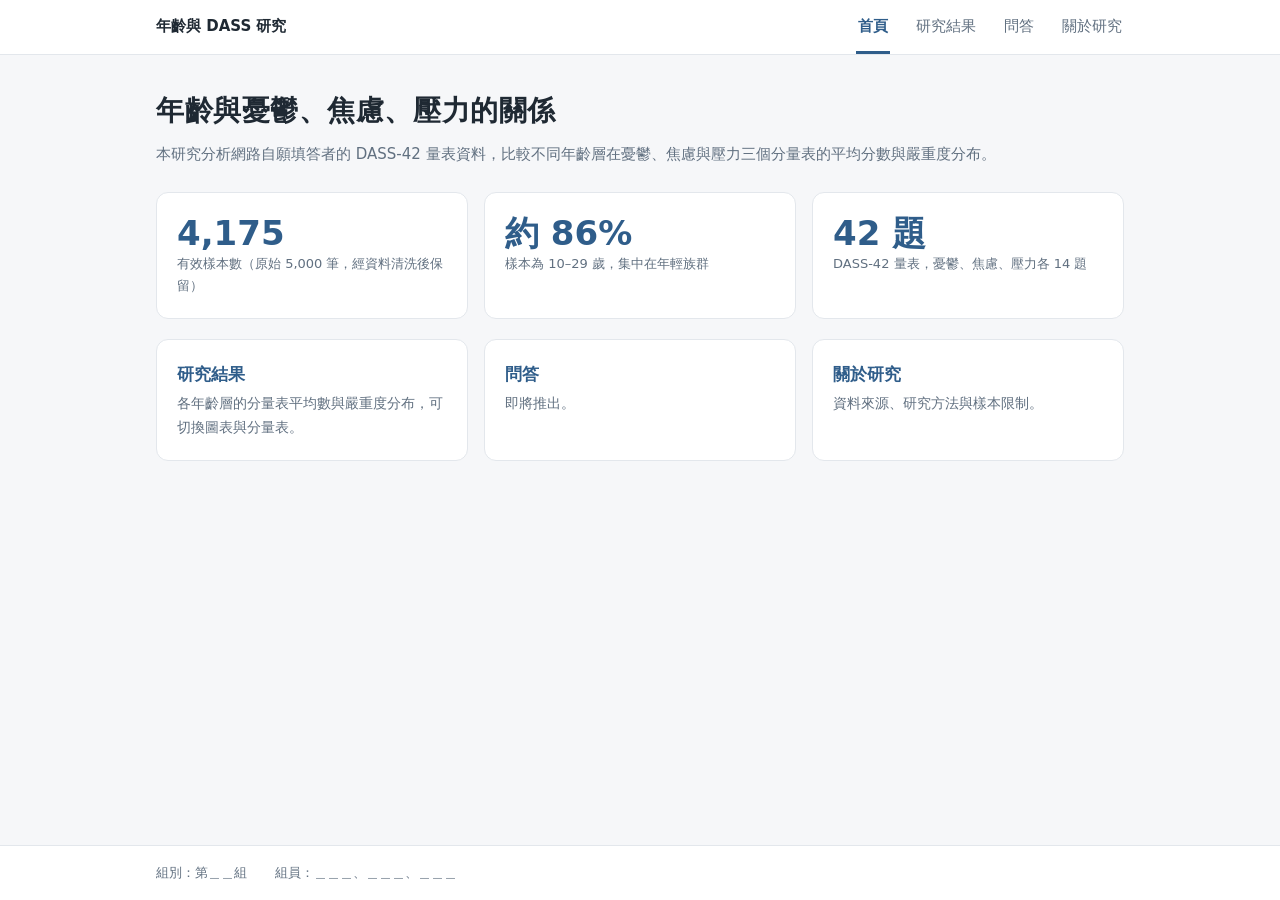
<file: index.html>
<!DOCTYPE html>
<html lang="zh-Hant">
<head>
<meta charset="UTF-8">
<meta name="viewport" content="width=device-width, initial-scale=1">
<title>年齡與憂鬱、焦慮、壓力的關係</title>
<link rel="stylesheet" href="style.css">
</head>
<body>
<header class="nav"><div class="nav-in"><a class="brand" href="index.html">年齡與 DASS 研究</a><a class="tab" href="index.html" aria-current="page">首頁</a><a class="tab" href="results.html">研究結果</a><a class="tab" href="ask.html">問答</a><a class="tab" href="about.html">關於研究</a></div></header>
<main class="wrap">
<h1>年齡與憂鬱、焦慮、壓力的關係</h1>
<p class="lead">本研究分析網路自願填答者的 DASS-42 量表資料，比較不同年齡層在憂鬱、焦慮與壓力三個分量表的平均分數與嚴重度分布。</p>

<div class="stats">
  <div class="card"><div class="num" id="nTotal">4,175</div><div class="stat-l">有效樣本數（原始 5,000 筆，經資料清洗後保留）</div></div>
  <div class="card"><div class="num" id="pYoung">約 86%</div><div class="stat-l">樣本為 10–29 歲，集中在年輕族群</div></div>
  <div class="card"><div class="num">42 題</div><div class="stat-l">DASS-42 量表，憂鬱、焦慮、壓力各 14 題</div></div>
</div>

<div class="entries">
  <a class="card entry" href="results.html"><h2>研究結果</h2><p>各年齡層的分量表平均數與嚴重度分布，可切換圖表與分量表。</p></a>
  <a class="card entry" href="ask.html"><h2>問答</h2><p>即將推出。</p></a>
  <a class="card entry" href="about.html"><h2>關於研究</h2><p>資料來源、研究方法與樣本限制。</p></a>
</div>
</main>
<footer class="foot"><div class="foot-in"><span>組別：第＿＿組</span><span>組員：＿＿＿、＿＿＿、＿＿＿</span></div></footer>
<script>
(function(){
const CSV_URL="https://docs.google.com/spreadsheets/d/e/2PACX-1vT6LeKrz9YO9XuK41vaG462V6ovtyGpNbUiATgdojtKV_tOBiN5wijh4pdABGEmc0iMbs7CR6aa4ns9/pub?gid=1744398470&single=true&output=csv";
fetch(CSV_URL,{cache:"no-store"}).then(function(r){if(!r.ok)throw 0;return r.text()}).then(function(t){
  const rows=t.replace(/^\uFEFF/,"").split(/\r?\n/).map(function(l){return l.split(",").map(function(c){return c.trim()})});
  const h=rows.findIndex(function(r){return r[0]==="年齡層"&&r[3]==="人數"});
  if(h<0)return;
  let tot=0,young=0;
  for(let i=h+1;i<rows.length&&rows[i][0]!=="";i++){
    const n=+rows[i][3];if(isNaN(n))return;
    tot+=n;if(rows[i][0]==="10–19"||rows[i][0]==="20–29")young+=n;
  }
  if(!tot)return;
  document.getElementById("nTotal").textContent=tot.toLocaleString("en-US");
  document.getElementById("pYoung").textContent="約 "+Math.round(young/tot*100)+"%";
}).catch(function(){});
})();
</script>
</body>
</html>
</file>
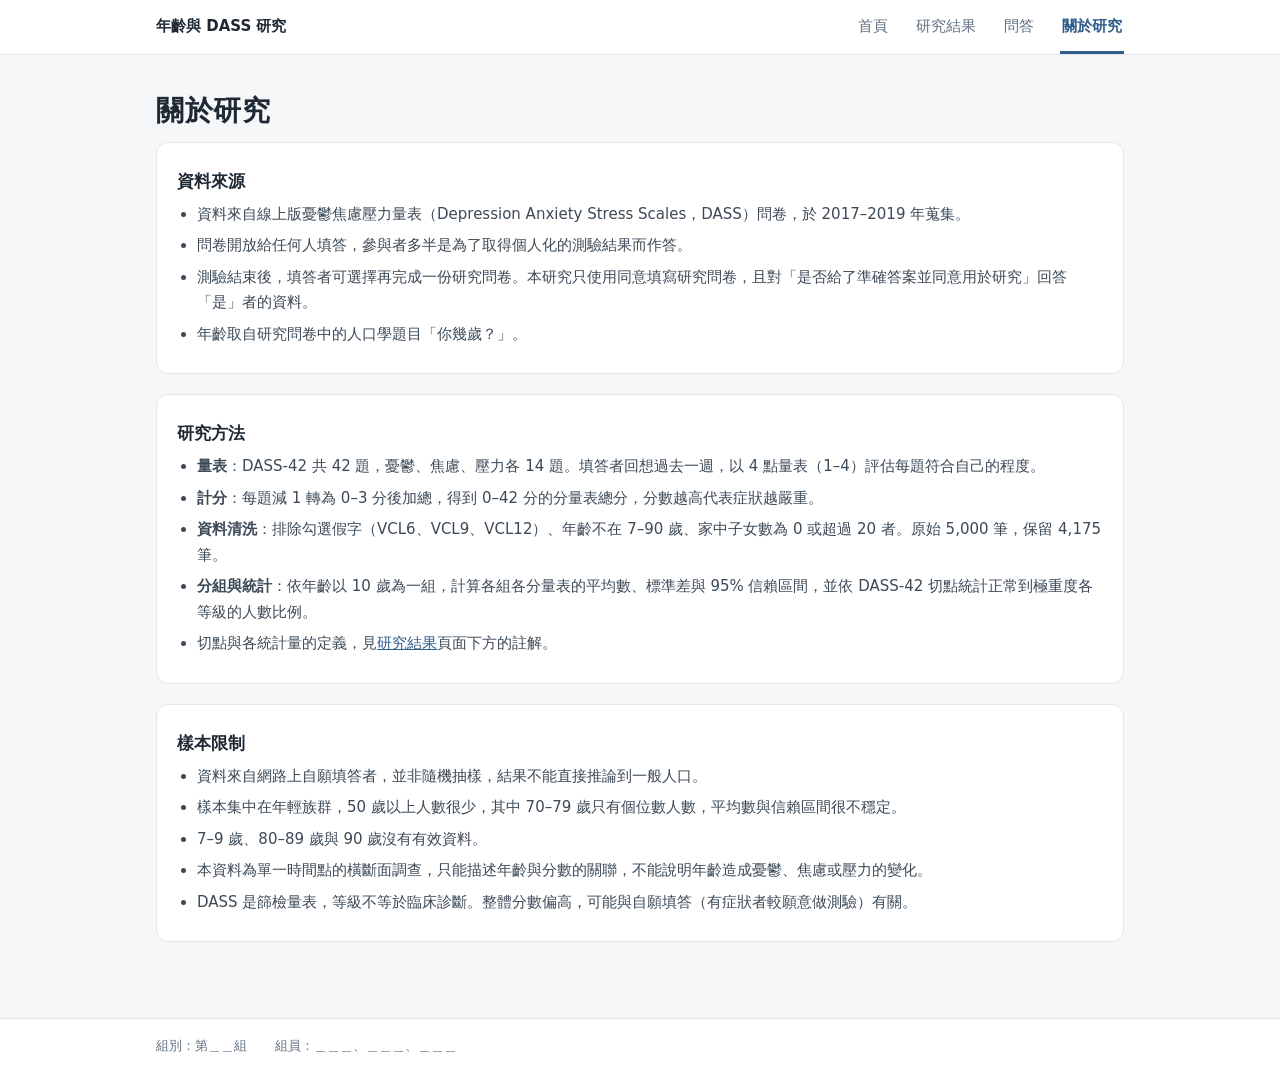
<file: about.html>
<!DOCTYPE html>
<html lang="zh-Hant">
<head>
<meta charset="UTF-8">
<meta name="viewport" content="width=device-width, initial-scale=1">
<title>關於研究｜年齡與憂鬱、焦慮、壓力的關係</title>
<link rel="stylesheet" href="style.css">
</head>
<body>
<header class="nav"><div class="nav-in"><a class="brand" href="index.html">年齡與 DASS 研究</a><a class="tab" href="index.html">首頁</a><a class="tab" href="results.html">研究結果</a><a class="tab" href="ask.html">問答</a><a class="tab" href="about.html" aria-current="page">關於研究</a></div></header>
<main class="wrap">
<h1>關於研究</h1>

<div class="card doc">
  <h2>資料來源</h2>
  <ul>
    <li>資料來自線上版憂鬱焦慮壓力量表（Depression Anxiety Stress Scales，DASS）問卷，於 2017–2019 年蒐集。</li>
    <li>問卷開放給任何人填答，參與者多半是為了取得個人化的測驗結果而作答。</li>
    <li>測驗結束後，填答者可選擇再完成一份研究問卷。本研究只使用同意填寫研究問卷，且對「是否給了準確答案並同意用於研究」回答「是」者的資料。</li>
    <li>年齡取自研究問卷中的人口學題目「你幾歲？」。</li>
  </ul>
</div>

<div class="card doc">
  <h2>研究方法</h2>
  <ul>
    <li><b>量表</b>：DASS-42 共 42 題，憂鬱、焦慮、壓力各 14 題。填答者回想過去一週，以 4 點量表（1–4）評估每題符合自己的程度。</li>
    <li><b>計分</b>：每題減 1 轉為 0–3 分後加總，得到 0–42 分的分量表總分，分數越高代表症狀越嚴重。</li>
    <li><b>資料清洗</b>：排除勾選假字（VCL6、VCL9、VCL12）、年齡不在 7–90 歲、家中子女數為 0 或超過 20 者。原始 5,000 筆，保留 4,175 筆。</li>
    <li><b>分組與統計</b>：依年齡以 10 歲為一組，計算各組各分量表的平均數、標準差與 95% 信賴區間，並依 DASS-42 切點統計正常到極重度各等級的人數比例。</li>
    <li>切點與各統計量的定義，見<a href="results.html">研究結果</a>頁面下方的註解。</li>
  </ul>
</div>

<div class="card doc">
  <h2>樣本限制</h2>
  <ul>
    <li>資料來自網路上自願填答者，並非隨機抽樣，結果不能直接推論到一般人口。</li>
    <li>樣本集中在年輕族群，50 歲以上人數很少，其中 70–79 歲只有個位數人數，平均數與信賴區間很不穩定。</li>
    <li>7–9 歲、80–89 歲與 90 歲沒有有效資料。</li>
    <li>本資料為單一時間點的橫斷面調查，只能描述年齡與分數的關聯，不能說明年齡造成憂鬱、焦慮或壓力的變化。</li>
    <li>DASS 是篩檢量表，等級不等於臨床診斷。整體分數偏高，可能與自願填答（有症狀者較願意做測驗）有關。</li>
  </ul>
</div>
</main>
<footer class="foot"><div class="foot-in"><span>組別：第＿＿組</span><span>組員：＿＿＿、＿＿＿、＿＿＿</span></div></footer>
</body>
</html>
</file>
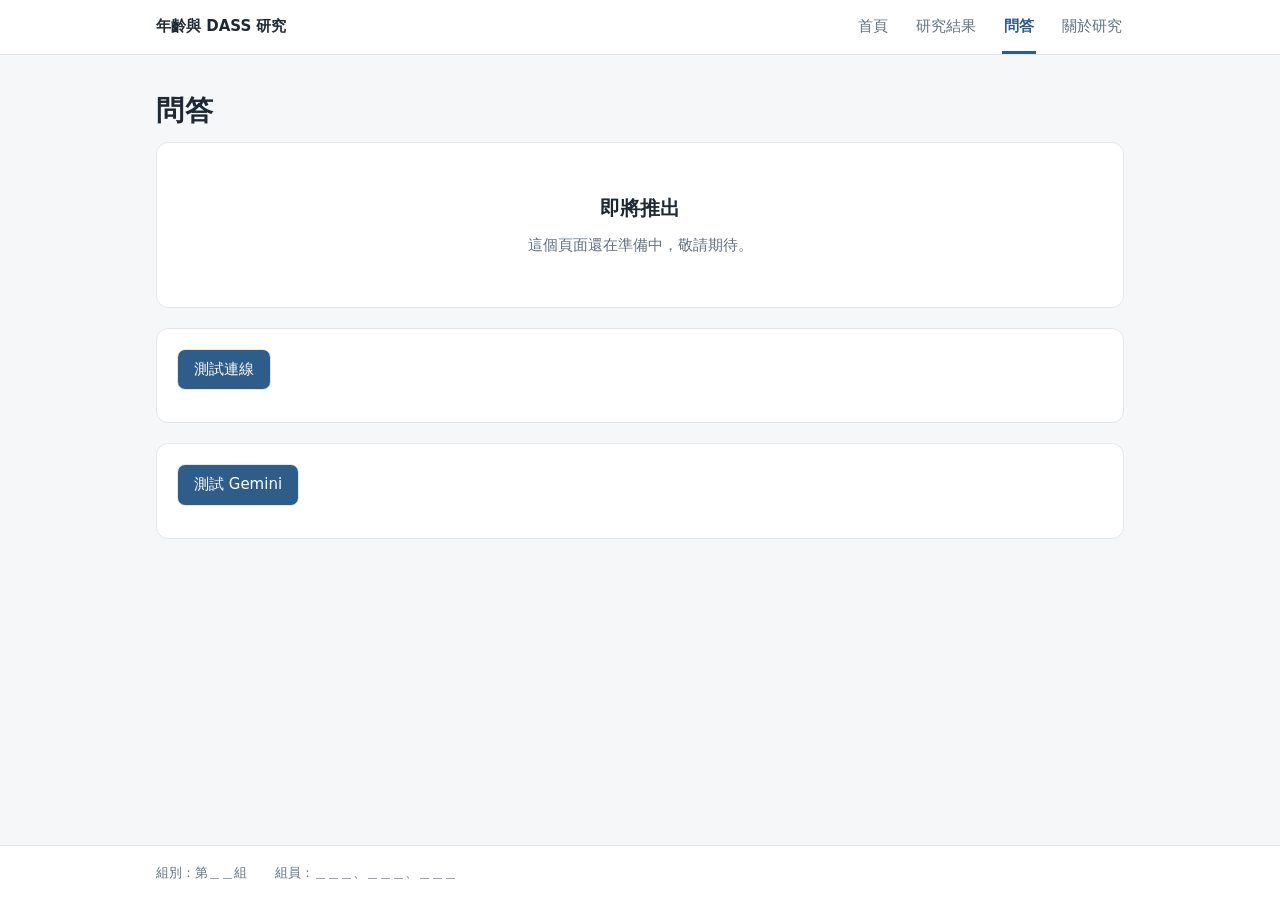
<file: ask (2).html>
<!DOCTYPE html>
<html lang="zh-Hant">
<head>
<meta charset="UTF-8">
<meta name="viewport" content="width=device-width, initial-scale=1">
<title>問答｜年齡與憂鬱、焦慮、壓力的關係</title>
<link rel="stylesheet" href="style.css">
</head>
<body>
<header class="nav"><div class="nav-in"><a class="brand" href="index.html">年齡與 DASS 研究</a><a class="tab" href="index.html">首頁</a><a class="tab" href="results.html">研究結果</a><a class="tab" href="ask.html" aria-current="page">問答</a><a class="tab" href="about.html">關於研究</a></div></header>
<main class="wrap">
<h1>問答</h1>
<div class="card soon">
  <h2>即將推出</h2>
  <p>這個頁面還在準備中，敬請期待。</p>
</div>
<div class="card">
  <span class="seg"><button type="button" id="btnTest" class="on">測試連線</button></span>
  <div id="testOut" class="hint" role="status" aria-live="polite" style="margin-top:12px;white-space:pre-wrap"></div>
</div>
<div class="card">
  <span class="seg"><button type="button" id="btnGemini" class="on">測試 Gemini</button></span>
  <div id="geminiOut" class="hint" role="status" aria-live="polite" style="margin-top:12px;white-space:pre-wrap"></div>
</div>
</main>
<footer class="foot"><div class="foot-in"><span>組別：第＿＿組</span><span>組員：＿＿＿、＿＿＿、＿＿＿</span></div></footer>
<script>
(function(){
const API_URL="https://data-1.b34124714.workers.dev";
const btn=document.getElementById("btnTest"),out=document.getElementById("testOut");
btn.addEventListener("click",async function(){
  btn.disabled=true;out.textContent="連線中…";
  try{
    const res=await fetch(API_URL,{method:"POST",headers:{"Content-Type":"application/json"},body:JSON.stringify({action:"test"})});
    const text=await res.text();
    let data=null;try{data=JSON.parse(text)}catch(e){}
    if(!res.ok){
      out.textContent="失敗（HTTP "+res.status+"）："+((data&&data.error)||text||"後端沒有回傳訊息");
    }else{
      out.textContent="成功（HTTP "+res.status+"）：\n"+(data?JSON.stringify(data,null,2):text);
    }
  }catch(err){
    out.textContent="連線失敗：無法連到後端，可能是網路問題，或後端不允許這個網站呼叫。（"+err.message+"）";
  }finally{
    btn.disabled=false;
  }
});
})();
</script>
<script>
(function(){
const API_URL="https://data-1.b34124714.workers.dev";
const QUESTION="請用一句話自我介紹";
const btn=document.getElementById("btnGemini"),out=document.getElementById("geminiOut");
btn.addEventListener("click",async function(){
  btn.disabled=true;out.textContent="等待 Gemini 回覆中…";
  try{
    const res=await fetch(API_URL,{method:"POST",headers:{"Content-Type":"application/json"},body:JSON.stringify({action:"ask",question:QUESTION})});
    const text=await res.text();
    let data=null;try{data=JSON.parse(text)}catch(e){}
    if(!res.ok||!data||typeof data.answer!=="string"){
      out.textContent="失敗（HTTP "+res.status+"）："+((data&&data.error)||text||"後端沒有回傳訊息");
    }else{
      out.textContent="問題："+QUESTION+"\n\nGemini 回覆：\n"+data.answer;
    }
  }catch(err){
    out.textContent="連線失敗：無法連到後端，可能是網路問題，或後端不允許這個網站呼叫。（"+err.message+"）";
  }finally{
    btn.disabled=false;
  }
});
})();
</script>
</body>
</html>
</file>
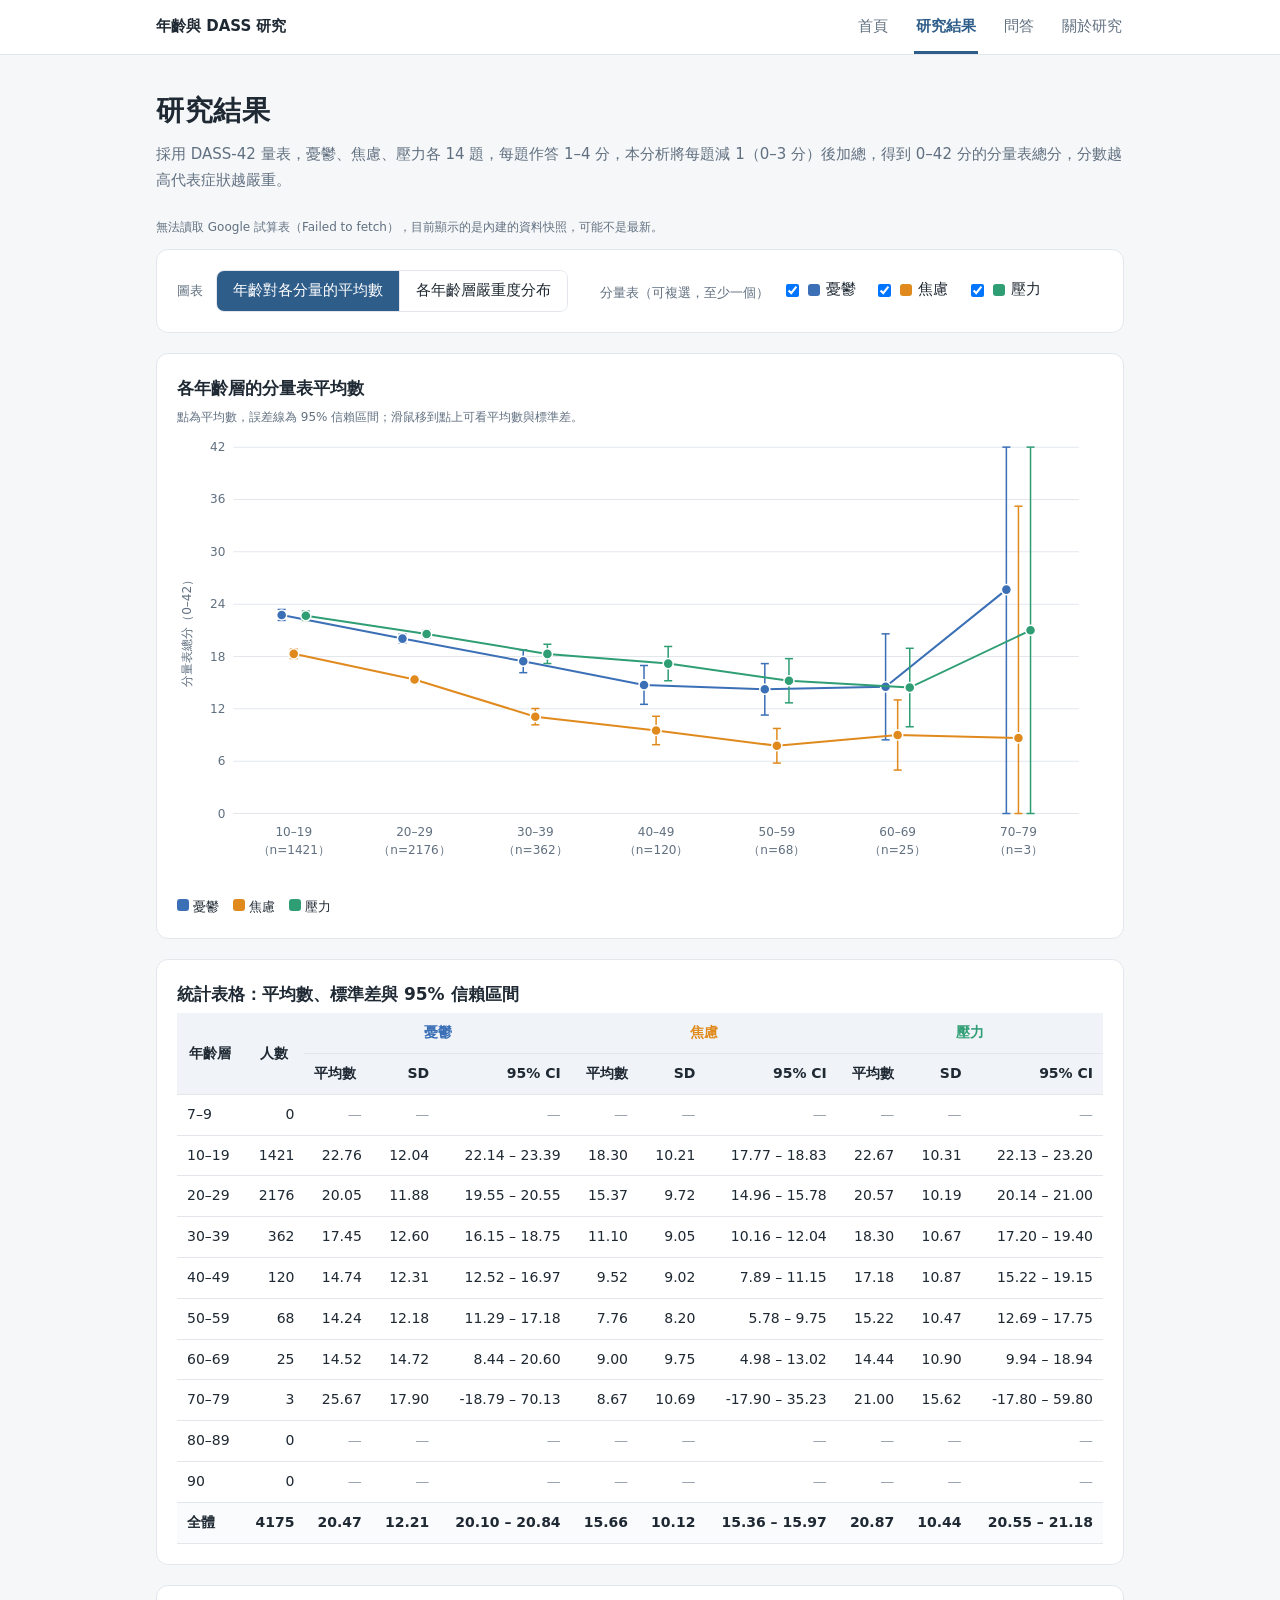
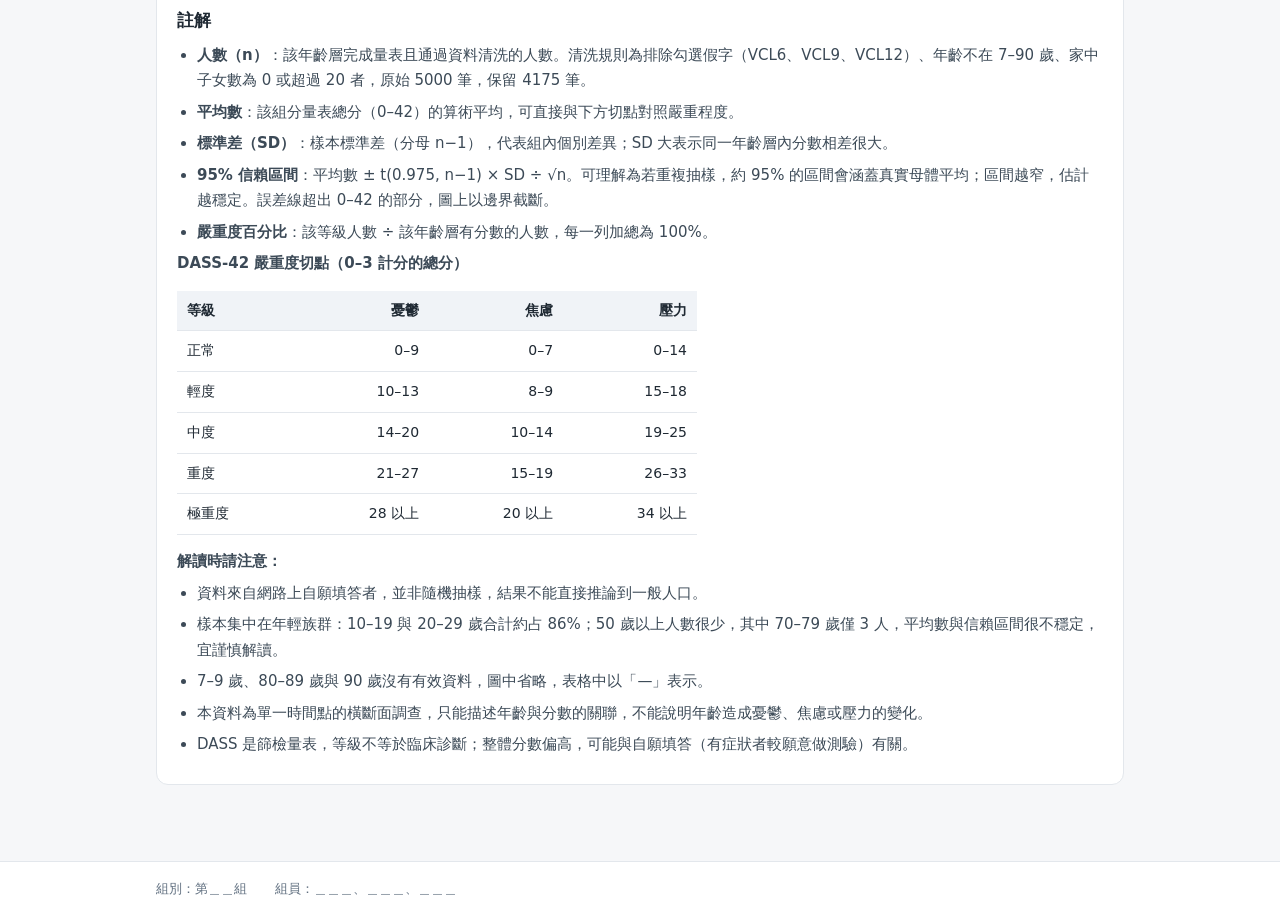
<file: results.html>
<!DOCTYPE html>
<html lang="zh-Hant">
<head>
<meta charset="UTF-8">
<meta name="viewport" content="width=device-width, initial-scale=1">
<title>研究結果｜年齡與憂鬱、焦慮、壓力的關係</title>
<link rel="stylesheet" href="style.css">
</head>
<body>
<header class="nav"><div class="nav-in"><a class="brand" href="index.html">年齡與 DASS 研究</a><a class="tab" href="index.html">首頁</a><a class="tab" href="results.html" aria-current="page">研究結果</a><a class="tab" href="ask.html">問答</a><a class="tab" href="about.html">關於研究</a></div></header>
<main class="wrap">
<h1>研究結果</h1>
<p class="lead">採用 DASS-42 量表，憂鬱、焦慮、壓力各 14 題，每題作答 1–4 分，本分析將每題減 1（0–3 分）後加總，得到 0–42 分的分量表總分，分數越高代表症狀越嚴重。</p>
<p class="hint" id="src">資料來源：Google 試算表（讀取中，先顯示內建的資料快照）。</p>

<div class="card controls">
  <div><span class="ctl-label">圖表</span>
    <span class="seg"><button id="bMean" class="on">年齡對各分量的平均數</button><button id="bDist">各年齡層嚴重度分布</button></span></div>
  <div id="selMean"><span class="ctl-label">分量表（可複選，至少一個）</span>
    <label class="opt"><input type="checkbox" value="dep" checked><span class="sw" style="background:var(--dep)"></span>憂鬱</label>
    <label class="opt"><input type="checkbox" value="anx" checked><span class="sw" style="background:var(--anx)"></span>焦慮</label>
    <label class="opt"><input type="checkbox" value="str" checked><span class="sw" style="background:var(--str)"></span>壓力</label></div>
  <div id="selDist" style="display:none"><span class="ctl-label">分量表（單選）</span>
    <label class="opt"><input type="radio" name="one" value="dep" checked>憂鬱</label>
    <label class="opt"><input type="radio" name="one" value="anx">焦慮</label>
    <label class="opt"><input type="radio" name="one" value="str">壓力</label></div>
</div>

<div class="card">
  <h2 id="cTitle"></h2>
  <div class="hint" id="cSub"></div>
  <div id="chart"></div>
  <div class="legend" id="legend"></div>
</div>

<div class="card">
  <h2 id="tTitle">統計表格</h2>
  <div class="tw"><table id="tbl"></table></div>
</div>

<div class="card notes">
  <h2>註解</h2>
  <ul>
    <li><b>人數（n）</b>：該年齡層完成量表且通過資料清洗的人數。清洗規則為排除勾選假字（VCL6、VCL9、VCL12）、年齡不在 7–90 歲、家中子女數為 0 或超過 20 者，原始 <span id="nRaw"></span> 筆，保留 <span id="nAll"></span> 筆。</li>
    <li><b>平均數</b>：該組分量表總分（0–42）的算術平均，可直接與下方切點對照嚴重程度。</li>
    <li><b>標準差（SD）</b>：樣本標準差（分母 n−1），代表組內個別差異；SD 大表示同一年齡層內分數相差很大。</li>
    <li><b>95% 信賴區間</b>：平均數 ± t(0.975, n−1) × SD ÷ √n。可理解為若重複抽樣，約 95% 的區間會涵蓋真實母體平均；區間越窄，估計越穩定。誤差線超出 0–42 的部分，圖上以邊界截斷。</li>
    <li><b>嚴重度百分比</b>：該等級人數 ÷ 該年齡層有分數的人數，每一列加總為 100%。</li>
  </ul>
  <p><b>DASS-42 嚴重度切點（0–3 計分的總分）</b></p>
  <div class="tw"><table>
    <thead><tr><th>等級</th><th>憂鬱</th><th>焦慮</th><th>壓力</th></tr></thead>
    <tbody><tr><td>正常</td><td>0–9</td><td>0–7</td><td>0–14</td></tr>
    <tr><td>輕度</td><td>10–13</td><td>8–9</td><td>15–18</td></tr>
    <tr><td>中度</td><td>14–20</td><td>10–14</td><td>19–25</td></tr>
    <tr><td>重度</td><td>21–27</td><td>15–19</td><td>26–33</td></tr>
    <tr><td>極重度</td><td>28 以上</td><td>20 以上</td><td>34 以上</td></tr></tbody></table></div>
  <p><b>解讀時請注意：</b></p>
  <ul>
    <li>資料來自網路上自願填答者，並非隨機抽樣，結果不能直接推論到一般人口。</li>
    <li>樣本集中在年輕族群：10–19 與 20–29 歲合計約占 86%；50 歲以上人數很少，其中 70–79 歲僅 <span id="n70"></span> 人，平均數與信賴區間很不穩定，宜謹慎解讀。</li>
    <li>7–9 歲、80–89 歲與 90 歲沒有有效資料，圖中省略，表格中以「—」表示。</li>
    <li>本資料為單一時間點的橫斷面調查，只能描述年齡與分數的關聯，不能說明年齡造成憂鬱、焦慮或壓力的變化。</li>
    <li>DASS 是篩檢量表，等級不等於臨床診斷；整體分數偏高，可能與自願填答（有症狀者較願意做測驗）有關。</li>
  </ul>
</div>
</main>
<footer class="foot"><div class="foot-in"><span>組別：第＿＿組</span><span>組員：＿＿＿、＿＿＿、＿＿＿</span></div></footer>
<div id="tip"></div>
<script>
const FALLBACK={"groups": [{"label": "7–9", "n": 0, "s": {"dep": {"n": 0, "mean": null, "sd": null, "ci": null, "lv": [0, 0, 0, 0, 0]}, "anx": {"n": 0, "mean": null, "sd": null, "ci": null, "lv": [0, 0, 0, 0, 0]}, "str": {"n": 0, "mean": null, "sd": null, "ci": null, "lv": [0, 0, 0, 0, 0]}}}, {"label": "10–19", "n": 1421, "s": {"dep": {"n": 1421, "mean": 22.76213933849402, "sd": 12.037020450904812, "ci": 0.6263836054313722, "lv": [252, 105, 260, 247, 557]}, "anx": {"n": 1421, "mean": 18.30119634060521, "sd": 10.206566788593252, "ci": 0.5311302851225588, "lv": [248, 86, 235, 219, 633]}, "str": {"n": 1421, "mean": 22.665024630541872, "sd": 10.310822692417094, "ci": 0.5365555636780817, "lv": [346, 160, 318, 344, 253]}}}, {"label": "20–29", "n": 2176, "s": {"dep": {"n": 2176, "mean": 20.050091911764707, "sd": 11.881784377421951, "ci": 0.49950755081359555, "lv": [506, 229, 430, 359, 652]}, "anx": {"n": 2176, "mean": 15.371783088235293, "sd": 9.718905086659833, "ci": 0.40858059044163436, "lv": [537, 170, 439, 341, 689]}, "str": {"n": 2176, "mean": 20.57077205882353, "sd": 10.18683173204429, "ci": 0.4282521216840761, "lv": [675, 276, 521, 434, 270]}}}, {"label": "30–39", "n": 362, "s": {"dep": {"n": 362, "mean": 17.447513812154696, "sd": 12.599685917295325, "ci": 1.3023028520097826, "lv": [127, 38, 55, 43, 99]}, "anx": {"n": 362, "mean": 11.099447513812155, "sd": 9.05422566893473, "ci": 0.9358442733249526, "lv": [163, 33, 68, 37, 61]}, "str": {"n": 362, "mean": 18.298342541436465, "sd": 10.674454841578038, "ci": 1.1033110726001978, "lv": [149, 56, 55, 64, 38]}}}, {"label": "40–49", "n": 120, "s": {"dep": {"n": 120, "mean": 14.741666666666667, "sd": 12.314844382161827, "ci": 2.226001239639932, "lv": [52, 14, 19, 11, 24]}, "anx": {"n": 120, "mean": 9.516666666666667, "sd": 9.017241499355725, "ci": 1.629934584051548, "lv": [63, 12, 17, 9, 19]}, "str": {"n": 120, "mean": 17.183333333333334, "sd": 10.870500775716174, "ci": 1.9649252115034208, "lv": [54, 17, 18, 16, 15]}}}, {"label": "50–59", "n": 68, "s": {"dep": {"n": 68, "mean": 14.235294117647058, "sd": 12.184058151803614, "ci": 2.9491703663651414, "lv": [34, 6, 11, 6, 11]}, "anx": {"n": 68, "mean": 7.764705882352941, "sd": 8.199231210882951, "ci": 1.9846367616468288, "lv": [42, 5, 8, 6, 7]}, "str": {"n": 68, "mean": 15.220588235294118, "sd": 10.466500346322118, "ci": 2.5334328083746334, "lv": [39, 7, 11, 6, 5]}}}, {"label": "60–69", "n": 25, "s": {"dep": {"n": 25, "mean": 14.52, "sd": 14.71994112307066, "ci": 6.076093062230949, "lv": [14, 2, 2, 1, 6]}, "anx": {"n": 25, "mean": 9.0, "sd": 9.746794344808963, "ci": 4.023278965747076, "lv": [15, 1, 3, 1, 5]}, "str": {"n": 25, "mean": 14.44, "sd": 10.897553242203806, "ci": 4.4982888923698505, "lv": [14, 4, 3, 2, 2]}}}, {"label": "70–79", "n": 3, "s": {"dep": {"n": 3, "mean": 25.666666666666668, "sd": 17.897858344878397, "ci": 44.46074487407777, "lv": [1, 0, 0, 0, 2]}, "anx": {"n": 3, "mean": 8.666666666666666, "sd": 10.692676621563626, "ci": 26.562081235177317, "lv": [2, 0, 0, 0, 1]}, "str": {"n": 3, "mean": 21.0, "sd": 15.620499351813308, "ci": 38.803471516211026, "lv": [1, 0, 0, 2, 0]}}}, {"label": "80–89", "n": 0, "s": {"dep": {"n": 0, "mean": null, "sd": null, "ci": null, "lv": [0, 0, 0, 0, 0]}, "anx": {"n": 0, "mean": null, "sd": null, "ci": null, "lv": [0, 0, 0, 0, 0]}, "str": {"n": 0, "mean": null, "sd": null, "ci": null, "lv": [0, 0, 0, 0, 0]}}}, {"label": "90", "n": 0, "s": {"dep": {"n": 0, "mean": null, "sd": null, "ci": null, "lv": [0, 0, 0, 0, 0]}, "anx": {"n": 0, "mean": null, "sd": null, "ci": null, "lv": [0, 0, 0, 0, 0]}, "str": {"n": 0, "mean": null, "sd": null, "ci": null, "lv": [0, 0, 0, 0, 0]}}}], "all": {"label": "全體", "n": 4175, "s": {"dep": {"n": 4175, "mean": 20.4711377245509, "sd": 12.21366119998242, "ci": 0.3705882736110004, "lv": [986, 394, 777, 667, 1351]}, "anx": {"n": 4175, "mean": 15.663233532934132, "sd": 10.117902297255835, "ci": 0.3069985226796869, "lv": [1070, 307, 770, 613, 1415]}, "str": {"n": 4175, "mean": 20.86562874251497, "sd": 10.43545908691649, "ci": 0.3166338662942587, "lv": [1278, 520, 926, 868, 583]}}}, "raw": 5000};
/*CSV-BEGIN*/
const CSV_URL="https://docs.google.com/spreadsheets/d/e/2PACX-1vT6LeKrz9YO9XuK41vaG462V6ovtyGpNbUiATgdojtKV_tOBiN5wijh4pdABGEmc0iMbs7CR6aa4ns9/pub?gid=1744398470&single=true&output=csv";
function lgam(x){const c=[76.18009172947146,-86.50532032941677,24.01409824083091,-1.231739572450155,0.1208650973866179e-2,-0.5395239384953e-5];let y=x,t=x+5.5;t-=(x+0.5)*Math.log(t);let s=1.000000000190015;for(let j=0;j<6;j++)s+=c[j]/++y;return -t+Math.log(2.5066282746310005*s/x)}
function betacf(a,b,x){const F=1e-300;let qab=a+b,qap=a+1,qam=a-1,c=1,d=1-qab*x/qap;if(Math.abs(d)<F)d=F;d=1/d;let h=d;for(let m=1;m<=300;m++){const m2=2*m;let aa=m*(b-m)*x/((qam+m2)*(a+m2));d=1+aa*d;if(Math.abs(d)<F)d=F;c=1+aa/c;if(Math.abs(c)<F)c=F;d=1/d;h*=d*c;aa=-(a+m)*(qab+m)*x/((a+m2)*(qap+m2));d=1+aa*d;if(Math.abs(d)<F)d=F;c=1+aa/c;if(Math.abs(c)<F)c=F;d=1/d;const del=d*c;h*=del;if(Math.abs(del-1)<3e-14)break}return h}
function ibeta(x,a,b){if(x<=0)return 0;if(x>=1)return 1;const bt=Math.exp(lgam(a+b)-lgam(a)-lgam(b)+a*Math.log(x)+b*Math.log(1-x));return x<(a+1)/(a+b+2)?bt*betacf(a,b,x)/a:1-bt*betacf(b,a,1-x)/b}
function tcdf(t,df){const p=0.5*ibeta(df/(df+t*t),df/2,0.5);return t>0?1-p:p}
function tq(df){let lo=0,hi=1000;for(let i=0;i<200;i++){const m=(lo+hi)/2;if(tcdf(m,df)<0.975)lo=m;else hi=m}return(lo+hi)/2}
function parseCSV(txt){
  const rows=txt.replace(/^\uFEFF/,'').split(/\r?\n/).map(l=>l.split(',').map(c=>c.trim()));
  const num=v=>(v===''||v==null||isNaN(+v))?null:+v;
  const h=rows.findIndex(r=>r[0]==='年齡層'&&r[3]==='人數');
  if(h<0)throw new Error('找不到統計表');
  const base=[];
  for(let i=h+1;i<rows.length&&rows[i][0]!=='';i++){const r=rows[i];base.push({label:r[0],n:+r[3],m:{dep:[num(r[4]),num(r[5])],anx:[num(r[6]),num(r[7])],str:[num(r[8]),num(r[9])]}})}
  if(!base.length||base.some(b=>isNaN(b.n)))throw new Error('人數欄位格式錯誤');
  const titles={dep:'憂鬱等級人數',anx:'焦慮等級人數',str:'壓力等級人數'},lvs={};
  for(const k in titles){
    const i0=rows.findIndex(r=>r[0]===titles[k]);if(i0<0)throw new Error('找不到'+titles[k]);
    lvs[k]={};for(let i=i0+2;i<rows.length&&rows[i][0]!=='';i++)lvs[k][rows[i][0]]=rows[i].slice(1,6).map(Number);
  }
  const groups=base.map(b=>{const s={};
    for(const k of ['dep','anx','str']){
      const lv=lvs[k][b.label]||[0,0,0,0,0];
      if(lv.length!==5||lv.some(isNaN)||lv.reduce((a,c)=>a+c,0)!==b.n)throw new Error(b.label+' 的等級人數與人數不符');
      const mean=b.n>0?b.m[k][0]:null,sd=b.n>0?b.m[k][1]:null;
      s[k]={n:b.n,mean:mean,sd:sd,ci:(b.n>1&&sd!=null)?tq(b.n-1)*sd/Math.sqrt(b.n):null,lv:lv};
    }
    return {label:b.label,n:b.n,s:s}});
  const N=groups.reduce((a,g)=>a+g.n,0),all={label:'全體',n:N,s:{}};
  for(const k of ['dep','anx','str']){
    const gs=groups.filter(g=>g.n>0),m=gs.reduce((a,g)=>a+g.n*g.s[k].mean,0)/N;
    const ss=gs.reduce((a,g)=>a+(g.n-1)*Math.pow(g.s[k].sd||0,2)+g.n*Math.pow(g.s[k].mean-m,2),0),sd=Math.sqrt(ss/(N-1));
    all.s[k]={n:N,mean:m,sd:sd,ci:tq(N-1)*sd/Math.sqrt(N),lv:[0,1,2,3,4].map(j=>groups.reduce((a,g)=>a+g.s[k].lv[j],0))};
  }
  return {groups:groups,all:all,raw:FALLBACK.raw};
}
/*CSV-END*/

const NAME={dep:'憂鬱',anx:'焦慮',str:'壓力'};
const COL={dep:'#3b6fb6',anx:'#e08a1e',str:'#2f9e75'};
const LV=['正常','輕度','中度','重度','極重度'];
const LC=['#8fc9a4','#f1d56b','#f0a35a','#df6b55','#9c2f3f'];
const LTXT=['#1f2933','#1f2933','#1f2933','#fff','#fff'];
let view='mean',sel=new Set(['dep','anx','str']),one='dep';
const $=id=>document.getElementById(id);
const fx=(v,d=2)=>v==null?'—':v.toFixed(d);
let DATA,groups;
const lab=g=>g.label+'（n='+g.n+'）';

function chartMean(){
  const W=920,H=460,L=56,R=24,T=20,B=76,pw=W-L-R,ph=H-T-B,k=groups.length;
  const y=v=>T+ph*(1-v/42), band=pw/k, cx=i=>L+band*(i+.5);
  let s='<svg viewBox="0 0 '+W+' '+H+'" role="img" aria-label="各年齡層分量表平均數折線圖">';
  for(let v=0;v<=42;v+=6){s+='<line x1="'+L+'" x2="'+(W-R)+'" y1="'+y(v)+'" y2="'+y(v)+'" stroke="#e3e7ec"/><text class="tick" x="'+(L-8)+'" y="'+(y(v)+4)+'" text-anchor="end">'+v+'</text>'}
  s+='<text class="axt" transform="translate(14,'+(T+ph/2)+') rotate(-90)" text-anchor="middle">分量表總分（0–42）</text>';
  groups.forEach((g,i)=>{s+='<text class="tick" x="'+cx(i)+'" y="'+(H-B+22)+'" text-anchor="middle">'+g.label+'</text><text class="tick" x="'+cx(i)+'" y="'+(H-B+40)+'" text-anchor="middle">（n='+g.n+'）</text>'});
  const ks=['dep','anx','str'].filter(x=>sel.has(x)),m=ks.length;
  ks.forEach((key,si)=>{
    const off=(si-(m-1)/2)*12, c=COL[key];
    const pts=groups.map((g,i)=>({g,i,st:g.s[key],x:cx(i)+off})).filter(p=>p.st.mean!=null);
    s+='<polyline fill="none" stroke="'+c+'" stroke-width="2" points="'+pts.map(p=>p.x+','+y(p.st.mean)).join(' ')+'"/>';
    pts.forEach(p=>{
      const st=p.st;
      if(st.ci!=null){const lo=Math.max(0,st.mean-st.ci),hi=Math.min(42,st.mean+st.ci);
        s+='<line x1="'+p.x+'" x2="'+p.x+'" y1="'+y(lo)+'" y2="'+y(hi)+'" stroke="'+c+'" stroke-width="1.5"/><line x1="'+(p.x-4)+'" x2="'+(p.x+4)+'" y1="'+y(lo)+'" y2="'+y(lo)+'" stroke="'+c+'" stroke-width="1.5"/><line x1="'+(p.x-4)+'" x2="'+(p.x+4)+'" y1="'+y(hi)+'" y2="'+y(hi)+'" stroke="'+c+'" stroke-width="1.5"/>'}
      const tip=NAME[key]+'｜'+p.g.label+'歲|平均數 '+fx(st.mean)+'|標準差 '+fx(st.sd)+'|n = '+st.n;
      s+='<circle cx="'+p.x+'" cy="'+y(st.mean)+'" r="5" fill="'+c+'" stroke="#fff" stroke-width="1.5"/><circle data-tip="'+tip+'" cx="'+p.x+'" cy="'+y(st.mean)+'" r="12" fill="transparent"/>';
    });
  });
  return s+'</svg>';
}
function chartDist(){
  const W=920,L=150,R=24,T=16,rh=46,k=groups.length,H=T+k*rh+44,pw=W-L-R,x=p=>L+pw*p/100;
  let s='<svg viewBox="0 0 '+W+' '+H+'" role="img" aria-label="各年齡層嚴重度分布堆疊長條圖">';
  for(let p=0;p<=100;p+=20){s+='<line x1="'+x(p)+'" x2="'+x(p)+'" y1="'+T+'" y2="'+(T+k*rh)+'" stroke="#e3e7ec"/><text class="tick" x="'+x(p)+'" y="'+(T+k*rh+18)+'" text-anchor="middle">'+p+'%</text>'}
  s+='<text class="axt" x="'+(L+pw/2)+'" y="'+(H-6)+'" text-anchor="middle">占該年齡層人數的百分比</text>';
  groups.forEach((g,i)=>{
    const st=g.s[one],tot=st.n,yy=T+i*rh+7;
    s+='<text class="tick" x="'+(L-10)+'" y="'+(yy+17)+'" text-anchor="end" style="font-size:13px;fill:#1f2933">'+lab(g)+'</text>';
    let acc=0;
    st.lv.forEach((c,j)=>{
      if(!c)return; const p=c/tot*100,tip=NAME[one]+'｜'+g.label+'歲|'+LV[j]+'：'+p.toFixed(1)+'%|（'+c+' 人）';
      s+='<rect data-tip="'+tip+'" x="'+x(acc)+'" y="'+yy+'" width="'+(x(acc+p)-x(acc))+'" height="26" fill="'+LC[j]+'" stroke="#fff" stroke-width="1"/>';
      if(p>=6)s+='<text x="'+(x(acc)+(x(acc+p)-x(acc))/2)+'" y="'+(yy+17)+'" text-anchor="middle" font-size="12" fill="'+LTXT[j]+'" pointer-events="none">'+p.toFixed(0)+'%</text>';
      acc+=p;
    });
  });
  return s+'</svg>';
}
function tableMean(){
  const ks=['dep','anx','str'].filter(x=>sel.has(x));
  let h='<thead><tr class="g"><th rowspan="2">年齡層</th><th rowspan="2">人數</th>'+ks.map(k=>'<th colspan="3" style="color:'+COL[k]+'">'+NAME[k]+'</th>').join('')+'</tr><tr>'+ks.map(()=>'<th>平均數</th><th>SD</th><th>95% CI</th>').join('')+'</tr></thead><tbody>';
  const row=(g,c)=>'<tr class="'+c+'"><td>'+g.label+'</td><td>'+g.n+'</td>'+ks.map(k=>{const s=g.s[k];return s.mean==null?'<td class="na">—</td><td class="na">—</td><td class="na">—</td>':'<td>'+fx(s.mean)+'</td><td>'+fx(s.sd)+'</td><td>'+(s.ci==null?'—':fx(s.mean-s.ci)+' – '+fx(s.mean+s.ci))+'</td>'}).join('')+'</tr>';
  return h+DATA.groups.map(g=>row(g,'')).join('')+row(DATA.all,'tot')+'</tbody>';
}
function tableDist(){
  let h='<thead><tr><th>年齡層</th><th>人數</th>'+LV.map(l=>'<th>'+l+'</th>').join('')+'</tr></thead><tbody>';
  const row=(g,c)=>{const s=g.s[one];return '<tr class="'+c+'"><td>'+g.label+'</td><td>'+s.n+'</td>'+s.lv.map(v=>s.n?'<td>'+v+'（'+(v/s.n*100).toFixed(1)+'%）</td>':'<td class="na">—</td>').join('')+'</tr>'};
  return h+DATA.groups.map(g=>row(g,'')).join('')+row(DATA.all,'tot')+'</tbody>';
}
function render(){
  const mean=view==='mean';
  $('selMean').style.display=mean?'':'none';$('selDist').style.display=mean?'none':'';
  $('bMean').classList.toggle('on',mean);$('bDist').classList.toggle('on',!mean);
  if(mean){
    $('cTitle').textContent='各年齡層的分量表平均數';
    $('cSub').textContent='點為平均數，誤差線為 95% 信賴區間；滑鼠移到點上可看平均數與標準差。';
    $('chart').innerHTML=chartMean();
    $('legend').innerHTML=['dep','anx','str'].filter(k=>sel.has(k)).map(k=>'<span><span class="sw" style="background:'+COL[k]+'"></span> '+NAME[k]+'</span>').join('');
    $('tTitle').textContent='統計表格：平均數、標準差與 95% 信賴區間';$('tbl').innerHTML=tableMean();
  }else{
    $('cTitle').textContent='各年齡層的'+NAME[one]+'嚴重度分布';
    $('cSub').textContent='每條為一個年齡層，各段為該等級人數占比；滑鼠移到區段上可看等級與百分比。';
    $('chart').innerHTML=chartDist();
    $('legend').innerHTML=LV.map((l,i)=>'<span><span class="sw" style="background:'+LC[i]+'"></span> '+l+'</span>').join('');
    $('tTitle').textContent='統計表格：'+NAME[one]+'各等級人數（百分比）';$('tbl').innerHTML=tableDist();
  }
}
$('bMean').onclick=()=>{view='mean';render()};$('bDist').onclick=()=>{view='dist';render()};
document.querySelectorAll('#selMean input').forEach(el=>el.onchange=()=>{
  if(el.checked)sel.add(el.value);else{if(sel.size===1){el.checked=true;return}sel.delete(el.value)}render()});
document.querySelectorAll('#selDist input').forEach(el=>el.onchange=()=>{one=el.value;render()});
const tip=$('tip');
function showTip(e){const t=e.target.closest('[data-tip]');if(!t){tip.style.display='none';return}
  const p=t.getAttribute('data-tip').split('|');tip.innerHTML='<b>'+p[0]+'</b><br>'+p.slice(1).join('<br>');tip.style.display='block';
  const w=tip.offsetWidth;let l=e.clientX+14;if(l+w>innerWidth-8)l=e.clientX-w-14;tip.style.left=l+'px';tip.style.top=(e.clientY+14)+'px'}
$('chart').addEventListener('mousemove',showTip);$('chart').addEventListener('mouseleave',()=>tip.style.display='none');
$('chart').addEventListener('click',showTip);
function setData(D){
  DATA=D;groups=DATA.groups.filter(g=>g.n>0);
  $('nRaw').textContent=DATA.raw;$('nAll').textContent=DATA.all.n;
  $('n70').textContent=(DATA.groups.find(g=>g.label==='70–79')||{n:0}).n;
  render();
}
setData(FALLBACK);
fetch(CSV_URL,{cache:'no-store'}).then(r=>{if(!r.ok)throw new Error('HTTP '+r.status);return r.text()}).then(t=>{
  setData(parseCSV(t));$('src').textContent='資料來源：Google 試算表（已即時讀取）。';
}).catch(e=>{
  $('src').textContent='無法讀取 Google 試算表（'+e.message+'），目前顯示的是內建的資料快照，可能不是最新。';
});
</script>
</body>
</html>
</file>
<file: style.css>
:root{--bg:#f6f7f9;--card:#fff;--ink:#1f2933;--mute:#617080;--line:#e3e7ec;--accent:#2f5d8a;
--dep:#3b6fb6;--anx:#e08a1e;--str:#2f9e75;
--l0:#8fc9a4;--l1:#f1d56b;--l2:#f0a35a;--l3:#df6b55;--l4:#9c2f3f}
*{box-sizing:border-box}
body{margin:0;background:var(--bg);color:var(--ink);font:15px/1.7 "Noto Sans TC","PingFang TC","Microsoft JhengHei",system-ui,sans-serif}
.wrap{max-width:1000px;margin:0 auto;padding:32px 16px 56px}
h1{font-size:28px;margin:0 0 8px;letter-spacing:.02em}
.lead{color:var(--mute);margin:0 0 24px}
.card{background:var(--card);border:1px solid var(--line);border-radius:12px;padding:20px;margin-bottom:20px}
.controls{display:flex;flex-wrap:wrap;gap:16px 32px;align-items:center}
.ctl-label{font-size:13px;color:var(--mute);margin-right:8px}
.seg{display:inline-flex;border:1px solid var(--line);border-radius:8px;overflow:hidden}
.seg button{border:0;background:#fff;padding:7px 16px;font:inherit;cursor:pointer;color:var(--ink)}
.seg button+button{border-left:1px solid var(--line)}
.seg button.on{background:var(--accent);color:#fff}
.opt{display:inline-flex;align-items:center;gap:6px;margin-right:14px;cursor:pointer}
.sw{width:12px;height:12px;border-radius:3px;display:inline-block}
.hint{font-size:12px;color:var(--mute)}
h2{font-size:17px;margin:0 0 4px}
svg{width:100%;height:auto;display:block}
svg text{font-family:inherit}
.tick{fill:var(--mute);font-size:12px}
.axt{fill:var(--mute);font-size:12px}
[data-tip]{cursor:pointer}
#tip{position:fixed;pointer-events:none;background:#1f2933;color:#fff;padding:8px 10px;border-radius:8px;font-size:13px;line-height:1.55;z-index:9;display:none;max-width:240px}
.tw{overflow-x:auto}
table{border-collapse:collapse;width:100%;font-size:14px;font-variant-numeric:tabular-nums}
th,td{padding:8px 10px;text-align:right;border-bottom:1px solid var(--line);white-space:nowrap}
th:first-child,td:first-child{text-align:left}
thead th{background:#f0f3f7;font-weight:600}
thead tr.g th{text-align:center}
tr.tot td{font-weight:600;background:#fafbfc}
td.na{color:#9aa5b1}
.notes h2{margin-bottom:8px}
.notes p,.notes li{color:#3c4a57;margin:6px 0}
.notes ul{padding-left:20px;margin:6px 0}
.notes table{max-width:520px;margin:8px 0}
.legend{display:flex;flex-wrap:wrap;gap:4px 14px;margin-top:6px;font-size:13px}
/* ===== 分頁共用：導覽列、頁尾、版面 ===== */
body{display:flex;flex-direction:column;min-height:100vh}
main.wrap{flex:1;width:100%}
a{color:var(--accent)}
a:focus-visible{outline:2px solid var(--accent);outline-offset:2px}
.nav{background:var(--card);border-bottom:1px solid var(--line)}
.nav-in{max-width:1000px;margin:0 auto;padding:0 16px;display:flex;flex-wrap:wrap;align-items:flex-end;gap:0 24px}
.brand{font-weight:600;color:var(--ink);text-decoration:none;padding:14px 0;margin-right:auto}
.nav a.tab{display:inline-block;padding:14px 2px 11px;color:var(--mute);text-decoration:none;border-bottom:3px solid transparent}
.nav a.tab:hover{color:var(--ink)}
.nav a.tab[aria-current="page"]{color:var(--accent);border-bottom-color:var(--accent);font-weight:600}
.foot{border-top:1px solid var(--line);background:var(--card);color:var(--mute);font-size:13px}
.foot-in{max-width:1000px;margin:0 auto;padding:16px;display:flex;flex-wrap:wrap;gap:4px 28px}
/* ===== 首頁 ===== */
.stats{display:grid;grid-template-columns:repeat(auto-fit,minmax(220px,1fr));gap:16px;margin-bottom:20px}
.stats .card{margin:0}
.num{font-size:34px;font-weight:600;line-height:1.2;font-variant-numeric:tabular-nums;color:var(--accent)}
.stat-l{color:var(--mute);font-size:13px}
.entries{display:grid;grid-template-columns:repeat(auto-fit,minmax(220px,1fr));gap:16px}
a.entry{display:block;color:inherit;text-decoration:none;margin:0}
a.entry:hover{border-color:var(--accent)}
a.entry h2{color:var(--accent)}
a.entry p{margin:4px 0 0;color:var(--mute);font-size:14px}
/* ===== 問答、關於 ===== */
.soon{text-align:center;padding:48px 20px}
.soon h2{font-size:20px;margin-bottom:8px}
.soon p{color:var(--mute);margin:0}
.doc h2{margin-top:4px}
.doc p,.doc li{color:#3c4a57;margin:6px 0}
.doc ul{padding-left:20px;margin:6px 0}
</file>
